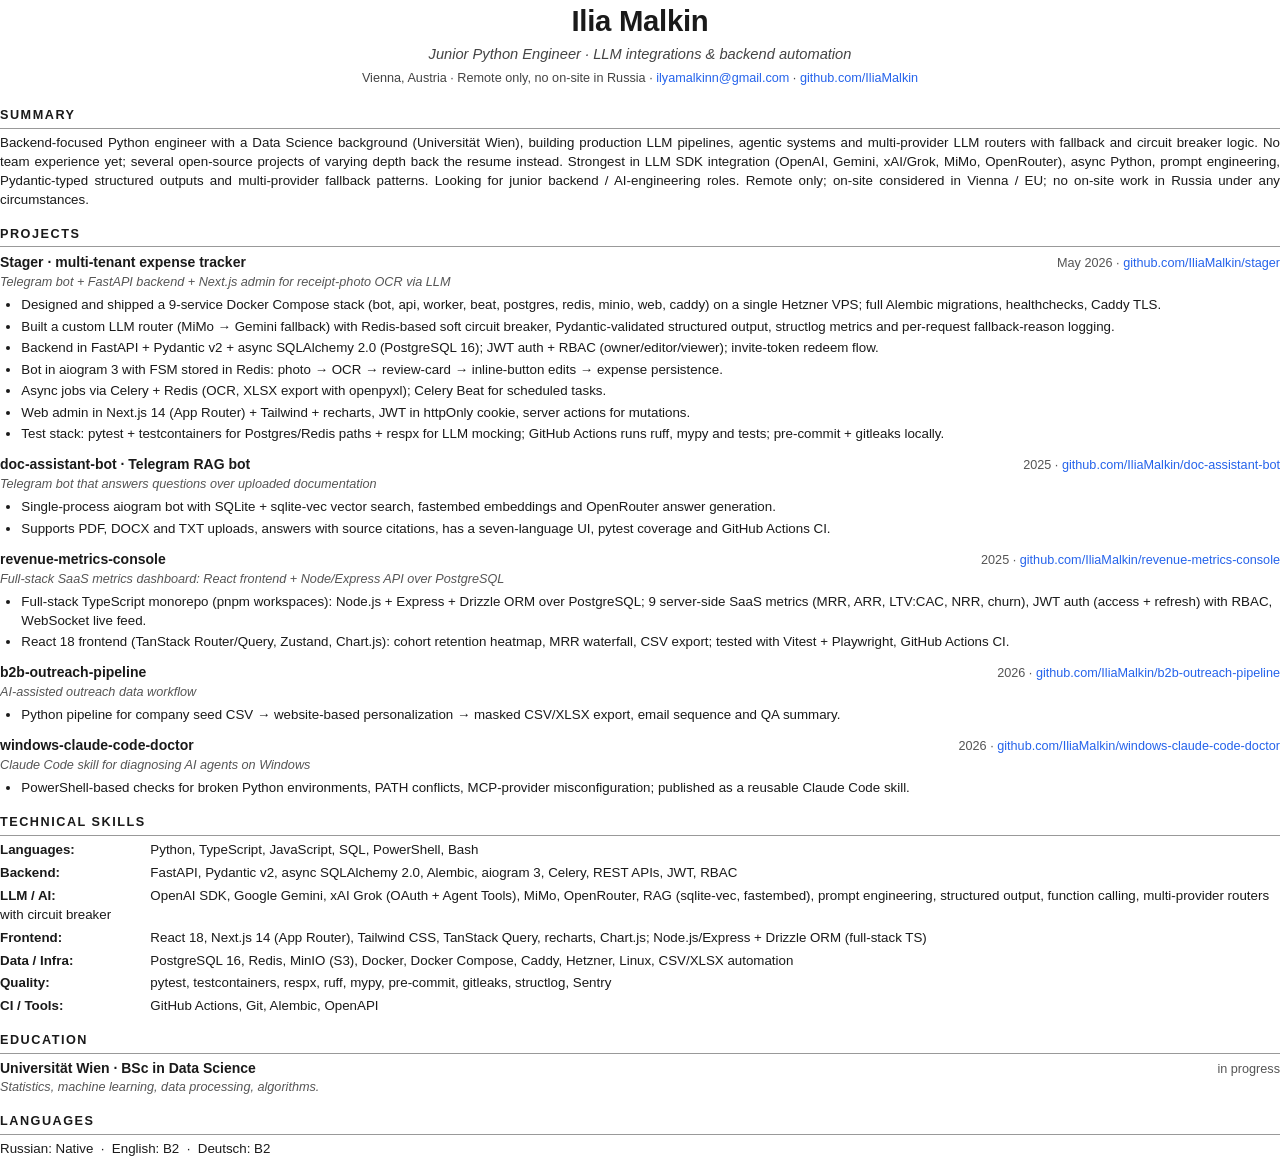
<file: cv-en-pdf.html>
<!doctype html>
<html lang="en">
<head>
<meta charset="utf-8">
<title>Ilia Malkin · CV</title>
<style>
  @page { size: A4; margin: 14mm 16mm; }
  * { box-sizing: border-box; }
  html, body { margin: 0; padding: 0; }
  body {
    font-family: "Segoe UI", "Helvetica Neue", Arial, sans-serif;
    font-size: 10pt;
    line-height: 1.42;
    color: #1a1a1a;
  }
  .name {
    font-size: 22pt;
    font-weight: 700;
    text-align: center;
    margin: 0 0 2pt;
    letter-spacing: -0.01em;
  }
  .role {
    font-size: 11pt;
    text-align: center;
    color: #444;
    margin: 0 0 4pt;
    font-style: italic;
  }
  .contacts {
    text-align: center;
    font-size: 9.5pt;
    color: #444;
    margin: 0 0 14pt;
  }
  .contacts a { color: #2563eb; text-decoration: none; }
  h2 {
    font-size: 9.5pt;
    font-weight: 700;
    letter-spacing: 0.12em;
    margin: 12pt 0 4pt;
    padding: 0 0 2pt;
    border-bottom: 0.5pt solid #999;
    text-transform: uppercase;
  }
  p { margin: 0 0 6pt; }
  .summary { margin: 0 0 6pt; text-align: justify; }
  .entry { margin: 0 0 8pt; }
  .entry-header {
    display: flex;
    justify-content: space-between;
    align-items: baseline;
    gap: 10pt;
    margin: 0 0 1pt;
  }
  .entry-title { font-weight: 700; font-size: 10.5pt; }
  .entry-meta { font-size: 9.5pt; color: #555; white-space: nowrap; }
  .entry-sub {
    font-size: 9.5pt;
    color: #555;
    font-style: italic;
    margin: 0 0 3pt;
  }
  ul {
    margin: 2pt 0 0;
    padding-left: 16pt;
  }
  li { margin: 0 0 2pt; }
  .skills-row { margin: 0 0 3pt; font-size: 10pt; }
  .skills-row b { display: inline-block; min-width: 110pt; }
  .edu-row { display: flex; justify-content: space-between; align-items: baseline; gap: 10pt; }
  .lang { font-size: 10pt; }
  a { color: #2563eb; text-decoration: none; }
</style>
</head>
<body>

<div class="name">Ilia Malkin</div>
<div class="role">Junior Python Engineer · LLM integrations &amp; backend automation</div>
<div class="contacts">
  Vienna, Austria · Remote only, no on-site in Russia · <a href="mailto:ilyamalkinn@gmail.com">ilyamalkinn@gmail.com</a> · <a href="https://github.com/IliaMalkin">github.com/IliaMalkin</a>
</div>

<h2>Summary</h2>
<p class="summary">
  Backend-focused Python engineer with a Data Science background (Universität Wien), building production LLM
  pipelines, agentic systems and multi-provider LLM routers with fallback and circuit breaker logic.
  No team experience yet; several open-source projects of varying depth back the resume instead. Strongest in
  LLM SDK integration (OpenAI, Gemini, xAI/Grok, MiMo, OpenRouter), async Python, prompt engineering,
  Pydantic-typed structured outputs and multi-provider fallback patterns. Looking for junior backend / AI-engineering
  roles. Remote only; on-site considered in Vienna / EU; no on-site work in Russia under any circumstances.
</p>

<h2>Projects</h2>

<div class="entry">
  <div class="entry-header">
    <span class="entry-title">Stager · multi-tenant expense tracker</span>
    <span class="entry-meta">May 2026 · <a href="https://github.com/IliaMalkin/stager">github.com/IliaMalkin/stager</a></span>
  </div>
  <div class="entry-sub">Telegram bot + FastAPI backend + Next.js admin for receipt-photo OCR via LLM</div>
  <ul>
    <li>Designed and shipped a 9-service Docker Compose stack (bot, api, worker, beat, postgres, redis, minio, web, caddy) on a single Hetzner VPS; full Alembic migrations, healthchecks, Caddy TLS.</li>
    <li>Built a custom LLM router (MiMo → Gemini fallback) with Redis-based soft circuit breaker, Pydantic-validated structured output, structlog metrics and per-request fallback-reason logging.</li>
    <li>Backend in FastAPI + Pydantic v2 + async SQLAlchemy 2.0 (PostgreSQL 16); JWT auth + RBAC (owner/editor/viewer); invite-token redeem flow.</li>
    <li>Bot in aiogram 3 with FSM stored in Redis: photo → OCR → review-card → inline-button edits → expense persistence.</li>
    <li>Async jobs via Celery + Redis (OCR, XLSX export with openpyxl); Celery Beat for scheduled tasks.</li>
    <li>Web admin in Next.js 14 (App Router) + Tailwind + recharts, JWT in httpOnly cookie, server actions for mutations.</li>
    <li>Test stack: pytest + testcontainers for Postgres/Redis paths + respx for LLM mocking; GitHub Actions runs ruff, mypy and tests; pre-commit + gitleaks locally.</li>
  </ul>
</div>

<div class="entry">
  <div class="entry-header">
    <span class="entry-title">doc-assistant-bot · Telegram RAG bot</span>
    <span class="entry-meta">2025 · <a href="https://github.com/IliaMalkin/doc-assistant-bot">github.com/IliaMalkin/doc-assistant-bot</a></span>
  </div>
  <div class="entry-sub">Telegram bot that answers questions over uploaded documentation</div>
  <ul>
    <li>Single-process aiogram bot with SQLite + sqlite-vec vector search, fastembed embeddings and OpenRouter answer generation.</li>
    <li>Supports PDF, DOCX and TXT uploads, answers with source citations, has a seven-language UI, pytest coverage and GitHub Actions CI.</li>
  </ul>
</div>

<div class="entry">
  <div class="entry-header">
    <span class="entry-title">revenue-metrics-console</span>
    <span class="entry-meta">2025 · <a href="https://github.com/IliaMalkin/revenue-metrics-console">github.com/IliaMalkin/revenue-metrics-console</a></span>
  </div>
  <div class="entry-sub">Full-stack SaaS metrics dashboard: React frontend + Node/Express API over PostgreSQL</div>
  <ul>
    <li>Full-stack TypeScript monorepo (pnpm workspaces): Node.js + Express + Drizzle ORM over PostgreSQL; 9 server-side SaaS metrics (MRR, ARR, LTV:CAC, NRR, churn), JWT auth (access + refresh) with RBAC, WebSocket live feed.</li>
    <li>React 18 frontend (TanStack Router/Query, Zustand, Chart.js): cohort retention heatmap, MRR waterfall, CSV export; tested with Vitest + Playwright, GitHub Actions CI.</li>
  </ul>
</div>

<div class="entry">
  <div class="entry-header">
    <span class="entry-title">b2b-outreach-pipeline</span>
    <span class="entry-meta">2026 · <a href="https://github.com/IliaMalkin/b2b-outreach-pipeline">github.com/IliaMalkin/b2b-outreach-pipeline</a></span>
  </div>
  <div class="entry-sub">AI-assisted outreach data workflow</div>
  <ul>
    <li>Python pipeline for company seed CSV → website-based personalization → masked CSV/XLSX export, email sequence and QA summary.</li>
  </ul>
</div>

<div class="entry">
  <div class="entry-header">
    <span class="entry-title">windows-claude-code-doctor</span>
    <span class="entry-meta">2026 · <a href="https://github.com/IliaMalkin/windows-claude-code-doctor">github.com/IliaMalkin/windows-claude-code-doctor</a></span>
  </div>
  <div class="entry-sub">Claude Code skill for diagnosing AI agents on Windows</div>
  <ul>
    <li>PowerShell-based checks for broken Python environments, PATH conflicts, MCP-provider misconfiguration; published as a reusable Claude Code skill.</li>
  </ul>
</div>

<h2>Technical Skills</h2>
<div class="skills-row"><b>Languages:</b> Python, TypeScript, JavaScript, SQL, PowerShell, Bash</div>
<div class="skills-row"><b>Backend:</b> FastAPI, Pydantic v2, async SQLAlchemy 2.0, Alembic, aiogram 3, Celery, REST APIs, JWT, RBAC</div>
<div class="skills-row"><b>LLM / AI:</b> OpenAI SDK, Google Gemini, xAI Grok (OAuth + Agent Tools), MiMo, OpenRouter, RAG (sqlite-vec, fastembed), prompt engineering, structured output, function calling, multi-provider routers with circuit breaker</div>
<div class="skills-row"><b>Frontend:</b> React 18, Next.js 14 (App Router), Tailwind CSS, TanStack Query, recharts, Chart.js; Node.js/Express + Drizzle ORM (full-stack TS)</div>
<div class="skills-row"><b>Data / Infra:</b> PostgreSQL 16, Redis, MinIO (S3), Docker, Docker Compose, Caddy, Hetzner, Linux, CSV/XLSX automation</div>
<div class="skills-row"><b>Quality:</b> pytest, testcontainers, respx, ruff, mypy, pre-commit, gitleaks, structlog, Sentry</div>
<div class="skills-row"><b>CI / Tools:</b> GitHub Actions, Git, Alembic, OpenAPI</div>

<h2>Education</h2>
<div class="entry">
  <div class="edu-row">
    <span class="entry-title">Universität Wien · BSc in Data Science</span>
    <span class="entry-meta">in progress</span>
  </div>
  <div class="entry-sub">Statistics, machine learning, data processing, algorithms.</div>
</div>

<h2>Languages</h2>
<div class="lang">Russian: Native &nbsp;·&nbsp; English: B2 &nbsp;·&nbsp; Deutsch: B2</div>

</body>
</html>
</file>
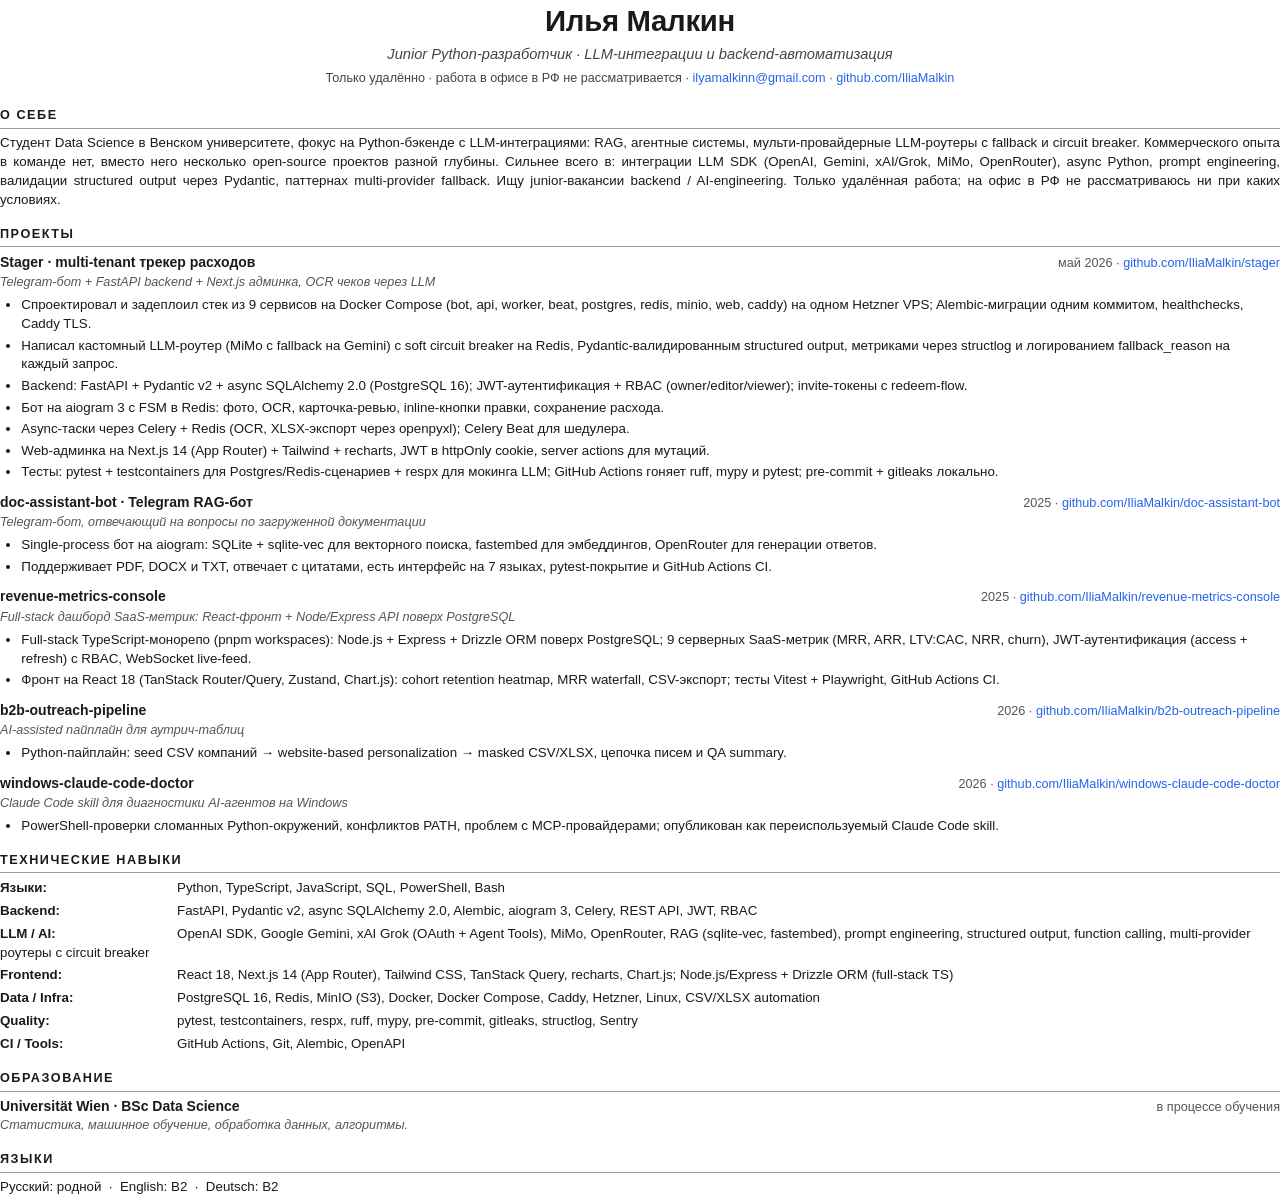
<file: cv-ru-pdf.html>
<!doctype html>
<html lang="ru">
<head>
<meta charset="utf-8">
<title>Илья Малкин · Резюме</title>
<style>
  @page { size: A4; margin: 14mm 16mm; }
  * { box-sizing: border-box; }
  html, body { margin: 0; padding: 0; }
  body {
    font-family: "Segoe UI", "Helvetica Neue", Arial, sans-serif;
    font-size: 10pt;
    line-height: 1.42;
    color: #1a1a1a;
  }
  .name {
    font-size: 22pt;
    font-weight: 700;
    text-align: center;
    margin: 0 0 2pt;
    letter-spacing: -0.01em;
  }
  .role {
    font-size: 11pt;
    text-align: center;
    color: #444;
    margin: 0 0 4pt;
    font-style: italic;
  }
  .contacts {
    text-align: center;
    font-size: 9.5pt;
    color: #444;
    margin: 0 0 14pt;
  }
  .contacts a { color: #2563eb; text-decoration: none; }
  h2 {
    font-size: 9.5pt;
    font-weight: 700;
    letter-spacing: 0.12em;
    margin: 12pt 0 4pt;
    padding: 0 0 2pt;
    border-bottom: 0.5pt solid #999;
    text-transform: uppercase;
  }
  p { margin: 0 0 6pt; }
  .summary { margin: 0 0 6pt; text-align: justify; }
  .entry { margin: 0 0 8pt; }
  .entry-header {
    display: flex;
    justify-content: space-between;
    align-items: baseline;
    gap: 10pt;
    margin: 0 0 1pt;
  }
  .entry-title { font-weight: 700; font-size: 10.5pt; }
  .entry-meta { font-size: 9.5pt; color: #555; white-space: nowrap; }
  .entry-sub {
    font-size: 9.5pt;
    color: #555;
    font-style: italic;
    margin: 0 0 3pt;
  }
  ul {
    margin: 2pt 0 0;
    padding-left: 16pt;
  }
  li { margin: 0 0 2pt; }
  .skills-row { margin: 0 0 3pt; font-size: 10pt; }
  .skills-row b { display: inline-block; min-width: 130pt; }
  .edu-row { display: flex; justify-content: space-between; align-items: baseline; gap: 10pt; }
  .lang { font-size: 10pt; }
  a { color: #2563eb; text-decoration: none; }
</style>
</head>
<body>

<div class="name">Илья Малкин</div>
<div class="role">Junior Python-разработчик · LLM-интеграции и backend-автоматизация</div>
<div class="contacts">
  Только удалённо · работа в офисе в РФ не рассматривается · <a href="mailto:ilyamalkinn@gmail.com">ilyamalkinn@gmail.com</a> · <a href="https://github.com/IliaMalkin">github.com/IliaMalkin</a>
</div>

<h2>О себе</h2>
<p class="summary">
  Студент Data Science в Венском университете, фокус на Python-бэкенде с LLM-интеграциями: RAG, агентные системы,
  мульти-провайдерные LLM-роутеры с fallback и circuit breaker. Коммерческого опыта в команде нет, вместо него
  несколько open-source проектов разной глубины. Сильнее всего в: интеграции LLM SDK (OpenAI, Gemini,
  xAI/Grok, MiMo, OpenRouter), async Python, prompt engineering, валидации structured output через Pydantic,
  паттернах multi-provider fallback. Ищу junior-вакансии backend / AI-engineering. Только удалённая работа; на офис в РФ не рассматриваюсь ни при каких условиях.
</p>

<h2>Проекты</h2>

<div class="entry">
  <div class="entry-header">
    <span class="entry-title">Stager · multi-tenant трекер расходов</span>
    <span class="entry-meta">май 2026 · <a href="https://github.com/IliaMalkin/stager">github.com/IliaMalkin/stager</a></span>
  </div>
  <div class="entry-sub">Telegram-бот + FastAPI backend + Next.js админка, OCR чеков через LLM</div>
  <ul>
    <li>Спроектировал и задеплоил стек из 9 сервисов на Docker Compose (bot, api, worker, beat, postgres, redis, minio, web, caddy) на одном Hetzner VPS; Alembic-миграции одним коммитом, healthchecks, Caddy TLS.</li>
    <li>Написал кастомный LLM-роутер (MiMo с fallback на Gemini) с soft circuit breaker на Redis, Pydantic-валидированным structured output, метриками через structlog и логированием fallback_reason на каждый запрос.</li>
    <li>Backend: FastAPI + Pydantic v2 + async SQLAlchemy 2.0 (PostgreSQL 16); JWT-аутентификация + RBAC (owner/editor/viewer); invite-токены с redeem-flow.</li>
    <li>Бот на aiogram 3 с FSM в Redis: фото, OCR, карточка-ревью, inline-кнопки правки, сохранение расхода.</li>
    <li>Async-таски через Celery + Redis (OCR, XLSX-экспорт через openpyxl); Celery Beat для шедулера.</li>
    <li>Web-админка на Next.js 14 (App Router) + Tailwind + recharts, JWT в httpOnly cookie, server actions для мутаций.</li>
    <li>Тесты: pytest + testcontainers для Postgres/Redis-сценариев + respx для мокинга LLM; GitHub Actions гоняет ruff, mypy и pytest; pre-commit + gitleaks локально.</li>
  </ul>
</div>

<div class="entry">
  <div class="entry-header">
    <span class="entry-title">doc-assistant-bot · Telegram RAG-бот</span>
    <span class="entry-meta">2025 · <a href="https://github.com/IliaMalkin/doc-assistant-bot">github.com/IliaMalkin/doc-assistant-bot</a></span>
  </div>
  <div class="entry-sub">Telegram-бот, отвечающий на вопросы по загруженной документации</div>
  <ul>
    <li>Single-process бот на aiogram: SQLite + sqlite-vec для векторного поиска, fastembed для эмбеддингов, OpenRouter для генерации ответов.</li>
    <li>Поддерживает PDF, DOCX и TXT, отвечает с цитатами, есть интерфейс на 7 языках, pytest-покрытие и GitHub Actions CI.</li>
  </ul>
</div>

<div class="entry">
  <div class="entry-header">
    <span class="entry-title">revenue-metrics-console</span>
    <span class="entry-meta">2025 · <a href="https://github.com/IliaMalkin/revenue-metrics-console">github.com/IliaMalkin/revenue-metrics-console</a></span>
  </div>
  <div class="entry-sub">Full-stack дашборд SaaS-метрик: React-фронт + Node/Express API поверх PostgreSQL</div>
  <ul>
    <li>Full-stack TypeScript-монорепо (pnpm workspaces): Node.js + Express + Drizzle ORM поверх PostgreSQL; 9 серверных SaaS-метрик (MRR, ARR, LTV:CAC, NRR, churn), JWT-аутентификация (access + refresh) с RBAC, WebSocket live-feed.</li>
    <li>Фронт на React 18 (TanStack Router/Query, Zustand, Chart.js): cohort retention heatmap, MRR waterfall, CSV-экспорт; тесты Vitest + Playwright, GitHub Actions CI.</li>
  </ul>
</div>

<div class="entry">
  <div class="entry-header">
    <span class="entry-title">b2b-outreach-pipeline</span>
    <span class="entry-meta">2026 · <a href="https://github.com/IliaMalkin/b2b-outreach-pipeline">github.com/IliaMalkin/b2b-outreach-pipeline</a></span>
  </div>
  <div class="entry-sub">AI-assisted пайплайн для аутрич-таблиц</div>
  <ul>
    <li>Python-пайплайн: seed CSV компаний → website-based personalization → masked CSV/XLSX, цепочка писем и QA summary.</li>
  </ul>
</div>

<div class="entry">
  <div class="entry-header">
    <span class="entry-title">windows-claude-code-doctor</span>
    <span class="entry-meta">2026 · <a href="https://github.com/IliaMalkin/windows-claude-code-doctor">github.com/IliaMalkin/windows-claude-code-doctor</a></span>
  </div>
  <div class="entry-sub">Claude Code skill для диагностики AI-агентов на Windows</div>
  <ul>
    <li>PowerShell-проверки сломанных Python-окружений, конфликтов PATH, проблем с MCP-провайдерами; опубликован как переиспользуемый Claude Code skill.</li>
  </ul>
</div>

<h2>Технические навыки</h2>
<div class="skills-row"><b>Языки:</b> Python, TypeScript, JavaScript, SQL, PowerShell, Bash</div>
<div class="skills-row"><b>Backend:</b> FastAPI, Pydantic v2, async SQLAlchemy 2.0, Alembic, aiogram 3, Celery, REST API, JWT, RBAC</div>
<div class="skills-row"><b>LLM / AI:</b> OpenAI SDK, Google Gemini, xAI Grok (OAuth + Agent Tools), MiMo, OpenRouter, RAG (sqlite-vec, fastembed), prompt engineering, structured output, function calling, multi-provider роутеры с circuit breaker</div>
<div class="skills-row"><b>Frontend:</b> React 18, Next.js 14 (App Router), Tailwind CSS, TanStack Query, recharts, Chart.js; Node.js/Express + Drizzle ORM (full-stack TS)</div>
<div class="skills-row"><b>Data / Infra:</b> PostgreSQL 16, Redis, MinIO (S3), Docker, Docker Compose, Caddy, Hetzner, Linux, CSV/XLSX automation</div>
<div class="skills-row"><b>Quality:</b> pytest, testcontainers, respx, ruff, mypy, pre-commit, gitleaks, structlog, Sentry</div>
<div class="skills-row"><b>CI / Tools:</b> GitHub Actions, Git, Alembic, OpenAPI</div>

<h2>Образование</h2>
<div class="entry">
  <div class="edu-row">
    <span class="entry-title">Universität Wien · BSc Data Science</span>
    <span class="entry-meta">в процессе обучения</span>
  </div>
  <div class="entry-sub">Статистика, машинное обучение, обработка данных, алгоритмы.</div>
</div>

<h2>Языки</h2>
<div class="lang">Русский: родной &nbsp;·&nbsp; English: B2 &nbsp;·&nbsp; Deutsch: B2</div>

</body>
</html>
</file>
